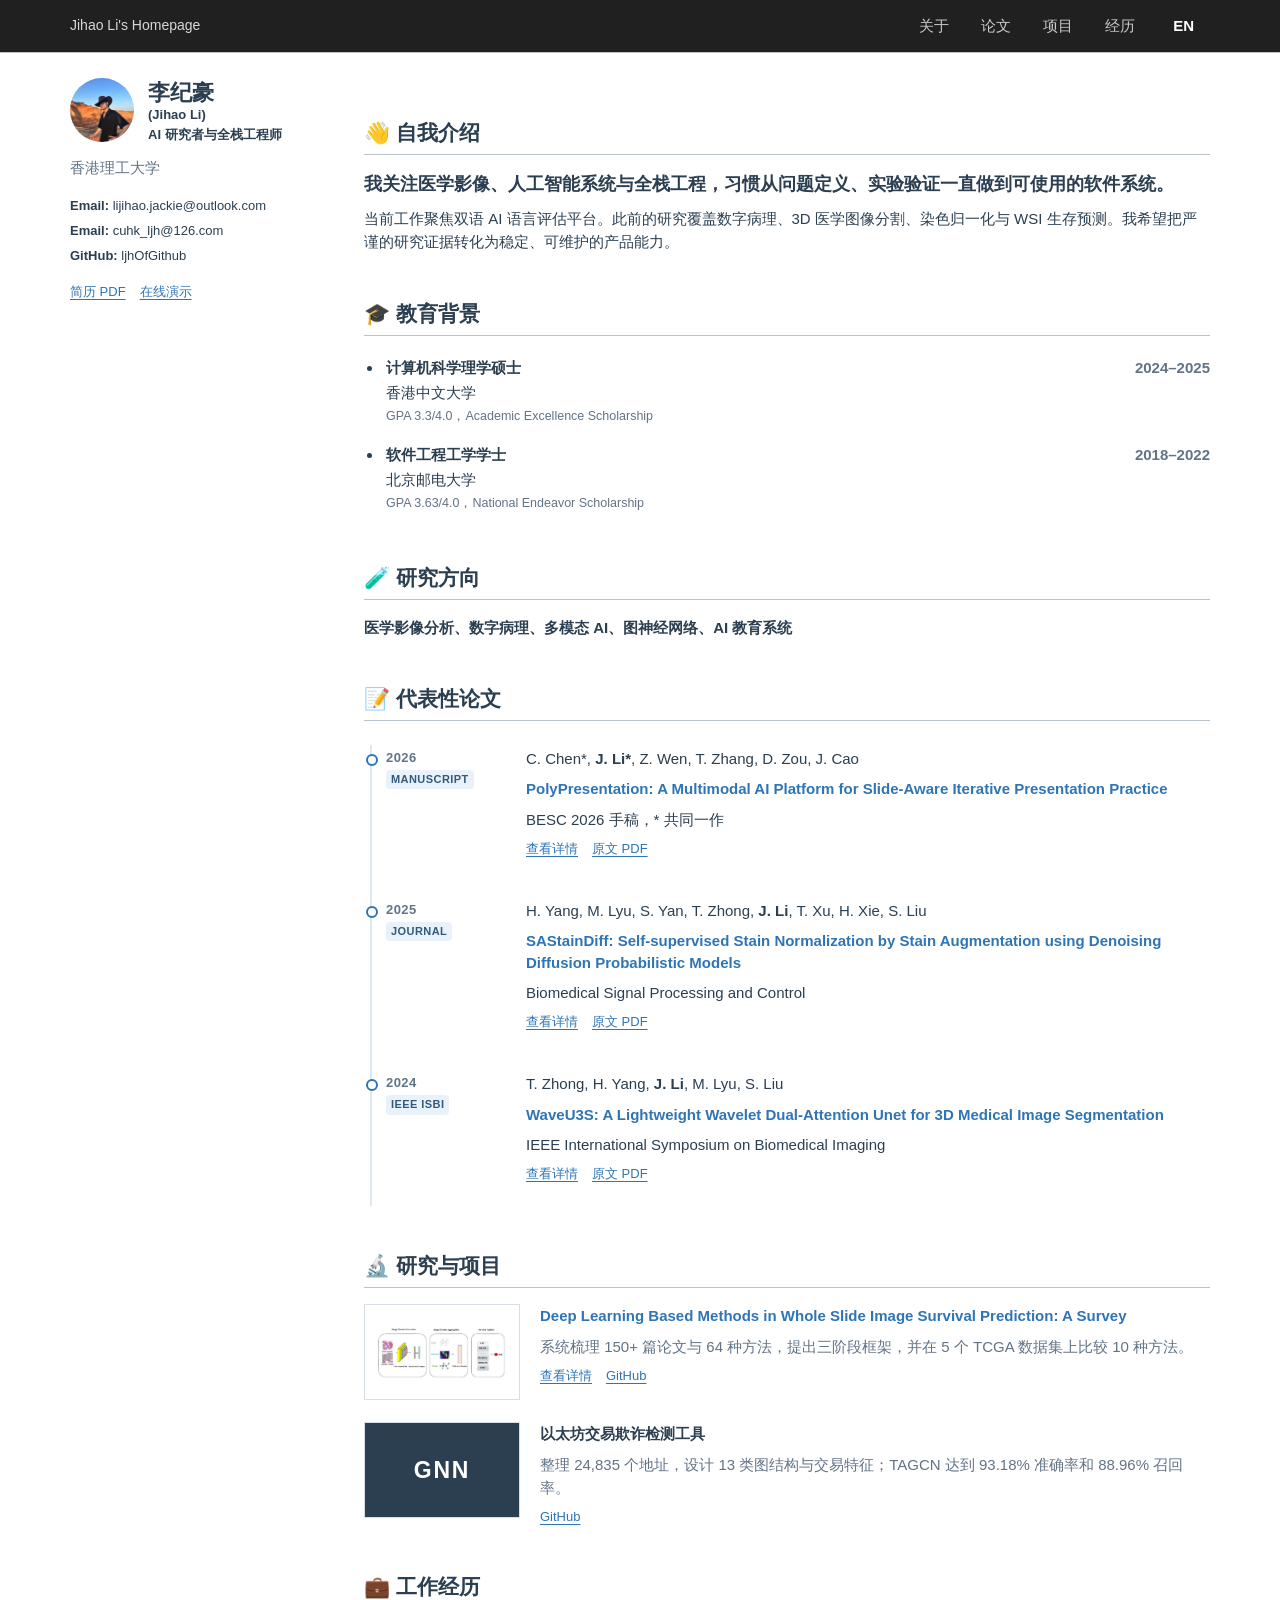
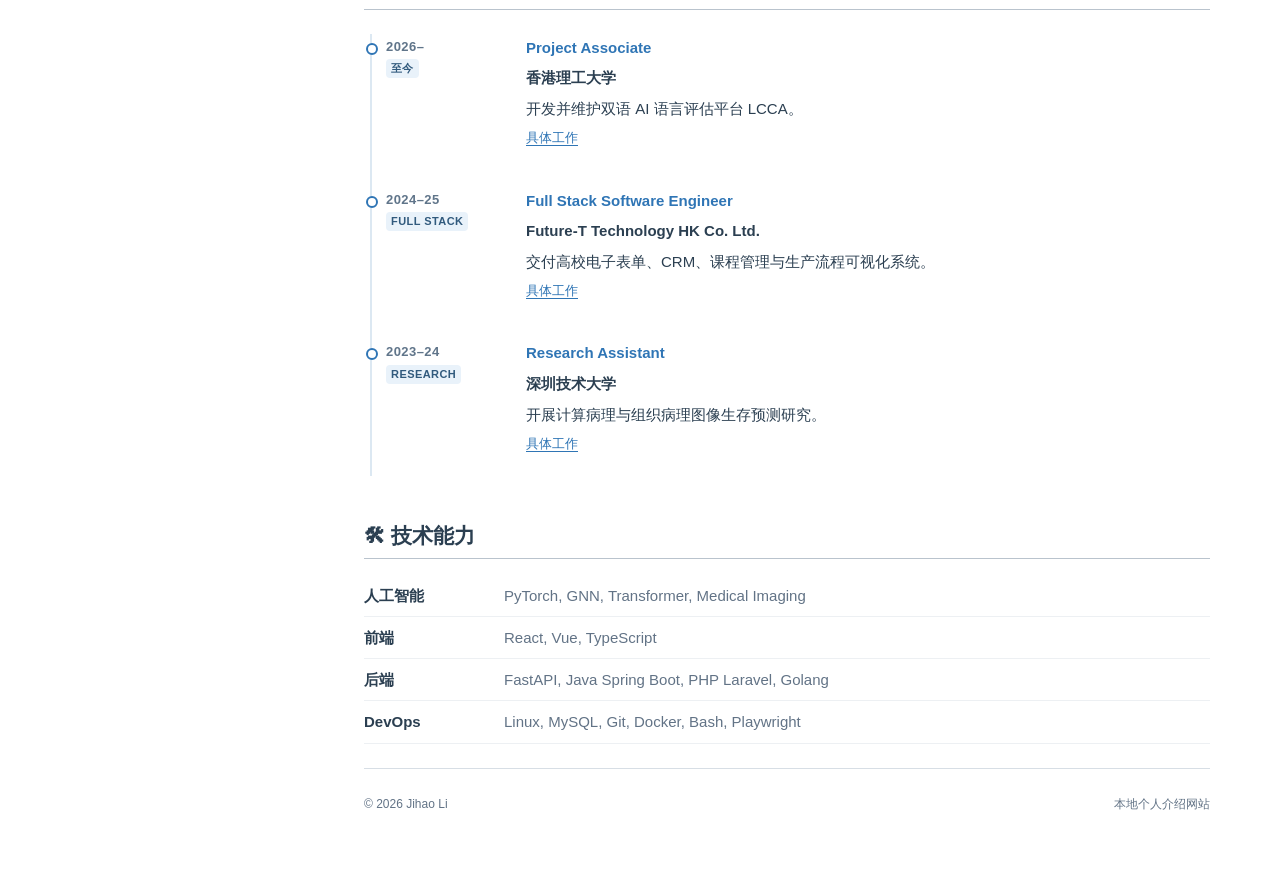
<file: index.html>
<!doctype html>
<html lang="zh-CN">
  <head>
    <meta charset="UTF-8" />
    <meta name="viewport" content="width=device-width, initial-scale=1.0" />
    <meta name="description" content="Jihao Li 的个人学术与工程主页" />
    <title>Jihao Li | Academic Homepage</title>
    <link rel="stylesheet" href="./styles.css?v=20261015-2" />
    <script src="./data.js?v=20261015-2" defer></script>
    <script src="./script.js?v=20261015-2" defer></script>
  </head>
  <body data-page="home">
    <a class="skip-link" href="#content" data-i18n="common.skip">跳到主要内容</a>
    <header class="topbar">
      <nav class="nav-shell" aria-label="Primary navigation">
        <a class="site-name" href="./index.html">Jihao Li's Homepage</a>
        <div class="nav-links">
          <a href="#about" data-i18n="nav.about">关于</a>
          <a href="#publications" data-i18n="nav.publications">论文</a>
          <a href="#projects" data-i18n="nav.projects">项目</a>
          <a href="#experience" data-i18n="nav.experience">经历</a>
          <button class="language-toggle" type="button" data-lang-toggle aria-label="Switch language">EN</button>
        </div>
      </nav>
    </header>
    <div class="page-shell">
      <aside class="profile-column" aria-label="Profile">
        <div class="portrait-research" aria-label="Portrait of Jihao Li">
          <img src="./assets/avatar.jpg" alt="Portrait of Jihao Li" />
        </div>
        <h1>李纪豪 <span>(Jihao Li)</span></h1>
        <p class="profile-role" data-i18n="profile.role">AI 研究者与全栈工程师</p>
        <p class="profile-affiliation" data-i18n="profile.affiliation">香港理工大学</p>
        <div class="profile-contact">
          <a href="mailto:lijihao.jackie@outlook.com"><strong>Email:</strong> lijihao.jackie@outlook.com</a>
          <a href="mailto:cuhk_ljh@126.com"><strong>Email:</strong> cuhk_ljh@126.com</a>
          <a href="https://github.com/ljhOfGithub" target="_blank" rel="noreferrer"><strong>GitHub:</strong> ljhOfGithub</a>
        </div>
        <div class="profile-downloads">
          <a href="./downloads/Jihao-Li-Resume.pdf" target="_blank" data-i18n="profile.resume">简历 PDF</a>
          <a href="./slides.html" data-i18n="profile.slides">在线演示</a>
        </div>
      </aside>
      <main class="content-column" id="content">
        <section id="about" class="content-section intro-section">
          <h2>👋 <span data-i18n="about.title">自我介绍</span></h2>
          <p class="intro-lead" data-i18n="about.lead">我关注医学影像、人工智能系统与全栈工程，习惯从问题定义、实验验证一直做到可使用的软件系统。</p>
          <p data-i18n="about.body">当前工作聚焦双语 AI 语言评估平台。此前的研究覆盖数字病理、3D 医学图像分割、染色归一化与 WSI 生存预测。我希望把严谨的研究证据转化为稳定、可维护的产品能力。</p>
        </section>
        <section class="content-section" id="education">
          <h2>🎓 <span data-i18n="education.title">教育背景</span></h2>
          <ul class="education-list">
            <li><strong data-i18n="education.cuhk.degree">计算机科学理学硕士</strong><span data-i18n="education.cuhk.school">香港中文大学</span><time>2024–2025</time><small data-i18n="education.cuhk.detail">GPA 3.3/4.0，Academic Excellence Scholarship</small></li>
            <li><strong data-i18n="education.bupt.degree">软件工程工学学士</strong><span data-i18n="education.bupt.school">北京邮电大学</span><time>2018–2022</time><small data-i18n="education.bupt.detail">GPA 3.63/4.0，National Endeavor Scholarship</small></li>
          </ul>
        </section>
        <section class="content-section" id="research-interests">
          <h2>🧪 <span data-i18n="interests.title">研究方向</span></h2>
          <p><strong data-i18n="interests.items">医学影像分析、数字病理、多模态 AI、图神经网络、AI 教育系统</strong></p>
        </section>
        <section class="content-section" id="publications">
          <h2>📝 <span data-i18n="publications.title">代表性论文</span></h2>
          <div class="academic-timeline">
            <article class="publication-item">
              <div class="publication-meta"><strong>2026</strong><span>Manuscript</span></div>
              <div><p class="authors">C. Chen*, <strong>J. Li*</strong>, Z. Wen, T. Zhang, D. Zou, J. Cao</p><h3><a href="./paper.html?id=polypresentation">PolyPresentation: A Multimodal AI Platform for Slide-Aware Iterative Presentation Practice</a></h3><p data-i18n="publications.polypresentation.venue">BESC 2026 手稿，* 共同一作</p><p class="entry-links"><a href="./paper.html?id=polypresentation" data-i18n="common.details">查看详情</a><a href="./papers/source/polypresentation.pdf" target="_blank" data-i18n="common.paper">原文 PDF</a></p></div>
            </article>
            <article class="publication-item">
              <div class="publication-meta"><strong>2025</strong><span>Journal</span></div>
              <div><p class="authors">H. Yang, M. Lyu, S. Yan, T. Zhong, <strong>J. Li</strong>, T. Xu, H. Xie, S. Liu</p><h3><a href="./paper.html?id=sastaindiff">SAStainDiff: Self-supervised Stain Normalization by Stain Augmentation using Denoising Diffusion Probabilistic Models</a></h3><p data-i18n="publications.sastaindiff.venue">Biomedical Signal Processing and Control</p><p class="entry-links"><a href="./paper.html?id=sastaindiff" data-i18n="common.details">查看详情</a><a href="./papers/source/sastaindiff.pdf" target="_blank" data-i18n="common.paper">原文 PDF</a></p></div>
            </article>
            <article class="publication-item">
              <div class="publication-meta"><strong>2024</strong><span>IEEE ISBI</span></div>
              <div><p class="authors">T. Zhong, H. Yang, <strong>J. Li</strong>, M. Lyu, S. Liu</p><h3><a href="./paper.html?id=waveu3s">WaveU3S: A Lightweight Wavelet Dual-Attention Unet for 3D Medical Image Segmentation</a></h3><p data-i18n="publications.waveu3s.venue">IEEE International Symposium on Biomedical Imaging</p><p class="entry-links"><a href="./paper.html?id=waveu3s" data-i18n="common.details">查看详情</a><a href="./papers/source/waveu3s.pdf" target="_blank" data-i18n="common.paper">原文 PDF</a></p></div>
            </article>
          </div>
        </section>
        <section class="content-section" id="projects">
          <h2>🔬 <span data-i18n="projects.title">研究与项目</span></h2>
          <div class="project-list">
            <article><img src="./assets/wsi-survival-framework.png" alt="WSI survival prediction framework" /><div><h3><a href="./paper.html?id=wsi-survival">Deep Learning Based Methods in Whole Slide Image Survival Prediction: A Survey</a></h3><p data-i18n="projects.wsi">系统梳理 150+ 篇论文与 64 种方法，提出三阶段框架，并在 5 个 TCGA 数据集上比较 10 种方法。</p><p class="entry-links"><a href="./paper.html?id=wsi-survival" data-i18n="common.details">查看详情</a><a href="https://github.com/ljhOfGithub/SurvivalPredictionResearch" target="_blank" rel="noreferrer">GitHub</a></p></div></article>
            <article><div class="project-mark" aria-hidden="true">GNN</div><div><h3 data-i18n="projects.fraud.title">以太坊交易欺诈检测工具</h3><p data-i18n="projects.fraud.body">整理 24,835 个地址，设计 13 类图结构与交易特征；TAGCN 达到 93.18% 准确率和 88.96% 召回率。</p><p class="entry-links"><a href="https://github.com/ljhOfGithub/BachelorGraduationDesign" target="_blank" rel="noreferrer">GitHub</a></p></div></article>
          </div>
        </section>
        <section class="content-section" id="experience">
          <h2>💼 <span data-i18n="experience.title">工作经历</span></h2>
          <div class="academic-timeline">
            <article class="work-item"><div class="publication-meta"><strong>2026–</strong><span data-i18n="experience.present">至今</span></div><div><h3><a href="./work.html?id=polyu">Project Associate</a></h3><p><strong data-i18n="experience.polyu.org">香港理工大学</strong></p><p data-i18n="experience.polyu.summary">开发并维护双语 AI 语言评估平台 LCCA。</p><p class="entry-links"><a href="./work.html?id=polyu" data-i18n="common.workDetails">具体工作</a></p></div></article>
            <article class="work-item"><div class="publication-meta"><strong>2024–25</strong><span>Full Stack</span></div><div><h3><a href="./work.html?id=future-t">Full Stack Software Engineer</a></h3><p><strong>Future-T Technology HK Co. Ltd.</strong></p><p data-i18n="experience.future.summary">交付高校电子表单、CRM、课程管理与生产流程可视化系统。</p><p class="entry-links"><a href="./work.html?id=future-t" data-i18n="common.workDetails">具体工作</a></p></div></article>
            <article class="work-item"><div class="publication-meta"><strong>2023–24</strong><span>Research</span></div><div><h3><a href="./work.html?id=sztu">Research Assistant</a></h3><p><strong data-i18n="experience.sztu.org">深圳技术大学</strong></p><p data-i18n="experience.sztu.summary">开展计算病理与组织病理图像生存预测研究。</p><p class="entry-links"><a href="./work.html?id=sztu" data-i18n="common.workDetails">具体工作</a></p></div></article>
          </div>
        </section>
        <section class="content-section" id="skills">
          <h2>🛠 <span data-i18n="skills.title">技术能力</span></h2>
          <dl class="skill-table">
            <div><dt data-i18n="skills.ai">人工智能</dt><dd>PyTorch, GNN, Transformer, Medical Imaging</dd></div>
            <div><dt data-i18n="skills.frontend">前端</dt><dd>React, Vue, TypeScript</dd></div>
            <div><dt data-i18n="skills.backend">后端</dt><dd>FastAPI, Java Spring Boot, PHP Laravel, Golang</dd></div>
            <div><dt>DevOps</dt><dd>Linux, MySQL, Git, Docker, Bash, Playwright</dd></div>
          </dl>
        </section>
        <footer><span>© 2026 Jihao Li</span><span data-i18n="footer.note">本地个人介绍网站</span></footer>
      </main>
    </div>
  </body>
</html>
</file>
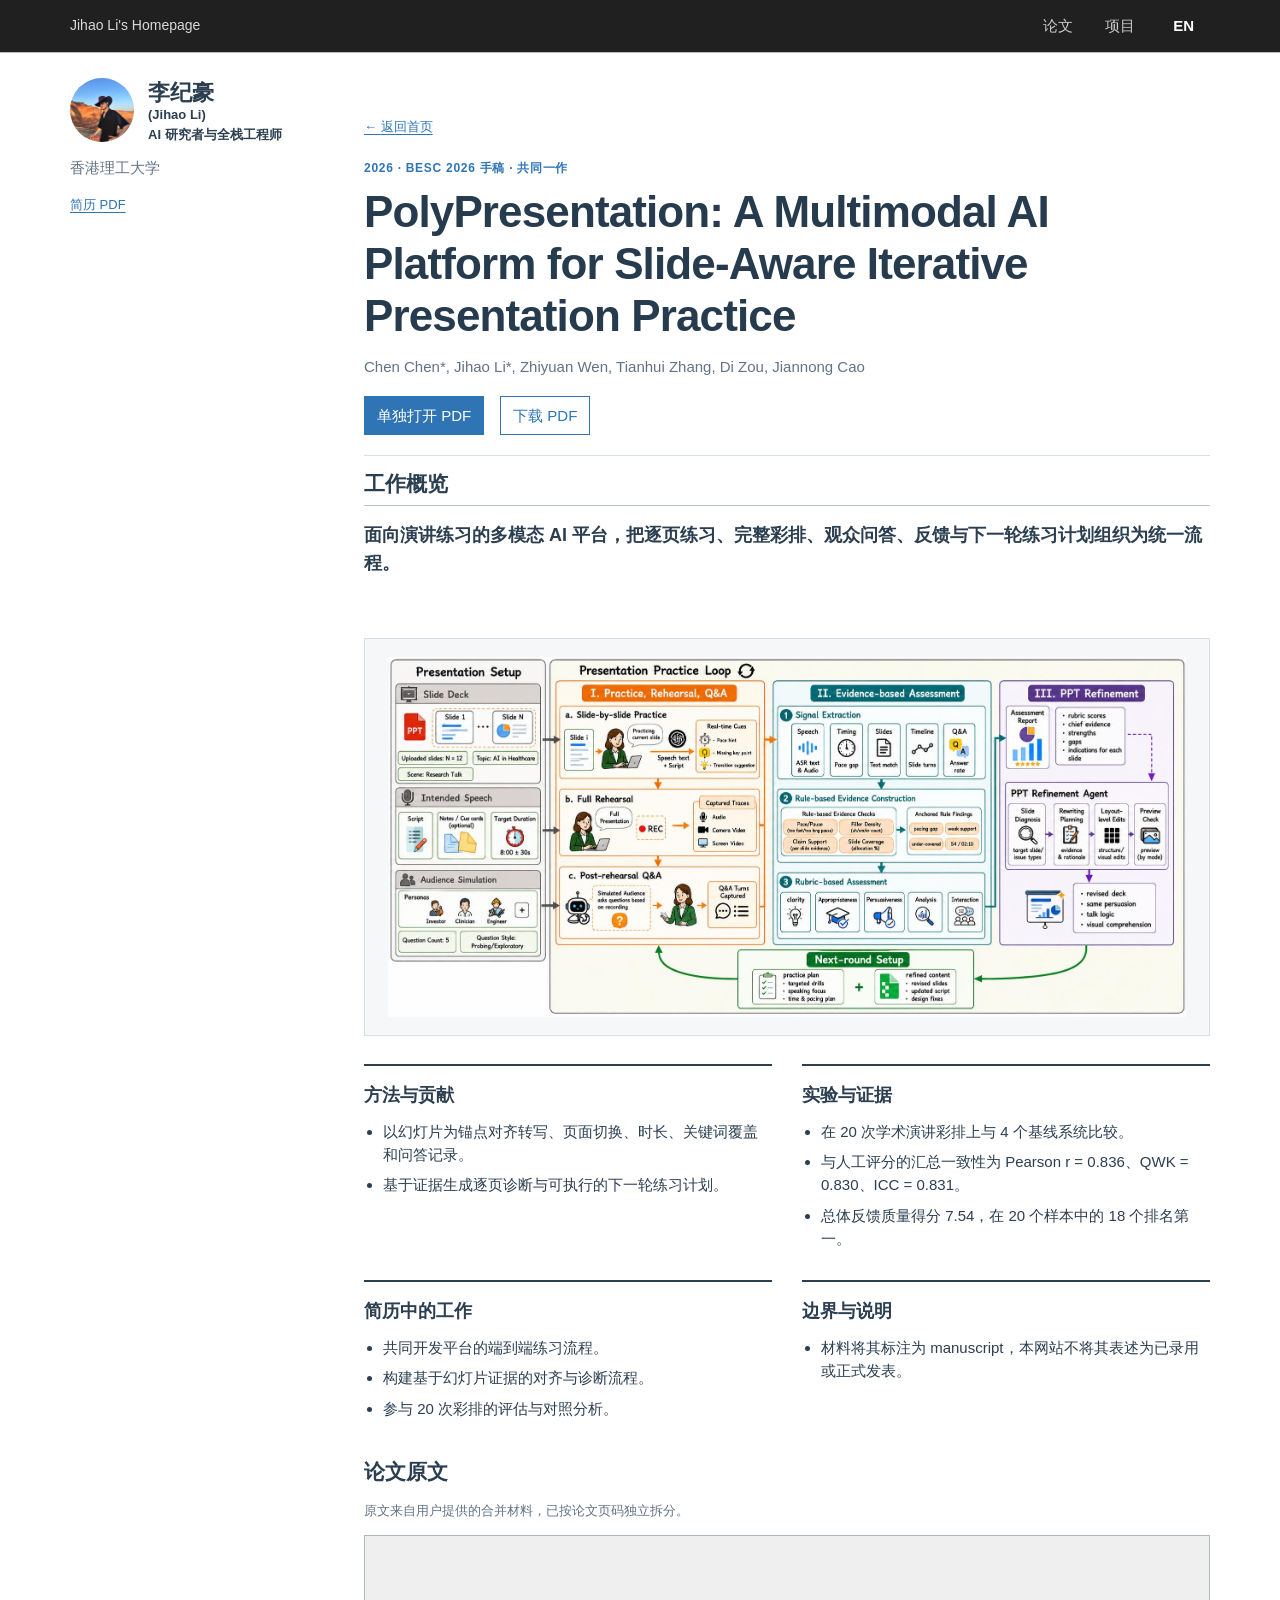
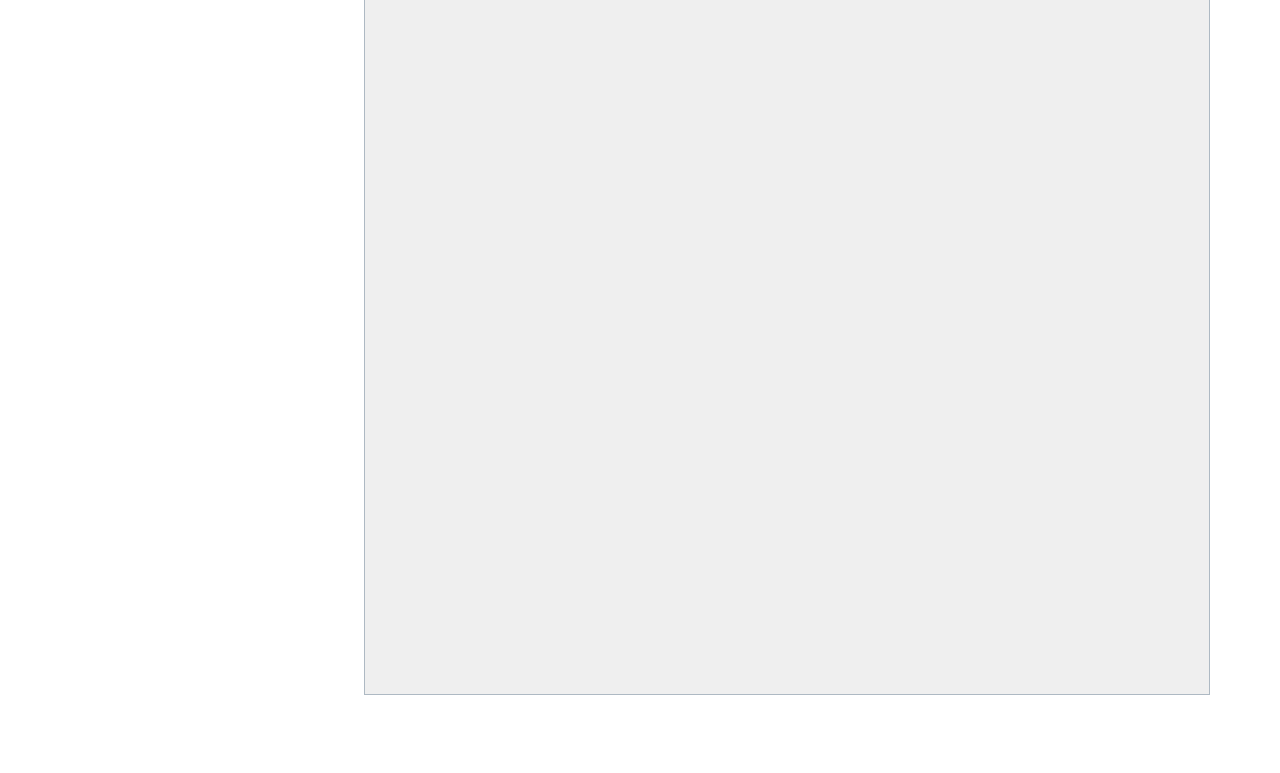
<file: paper.html>
<!doctype html><html lang="zh-CN"><head><meta charset="UTF-8"/><meta name="viewport" content="width=device-width,initial-scale=1.0"/><title>Paper | Jihao Li</title><link rel="stylesheet" href="./styles.css"/><script src="./data.js" defer></script><script src="./script.js" defer></script><script src="./details.js" defer></script></head><body data-page="paper"><header class="topbar"><nav class="nav-shell"><a class="site-name" href="./index.html">Jihao Li's Homepage</a><div class="nav-links"><a href="./index.html#publications" data-i18n="nav.publications">论文</a><a href="./index.html#projects" data-i18n="nav.projects">项目</a><button class="language-toggle" type="button" data-lang-toggle>EN</button></div></nav></header><div class="page-shell"><aside class="profile-column"><div class="portrait-research"><img src="./assets/avatar.jpg" alt="Portrait of Jihao Li"/></div><h1>李纪豪 <span>(Jihao Li)</span></h1><p class="profile-role" data-i18n="profile.role">AI 研究者与全栈工程师</p><p class="profile-affiliation" data-i18n="profile.affiliation">香港理工大学</p><div class="profile-downloads"><a href="./downloads/Jihao-Li-Resume.pdf" target="_blank" data-i18n="profile.resume">简历 PDF</a></div></aside><main class="content-column" id="content"><header class="detail-header"><a class="back-link" href="./index.html#publications">← <span data-i18n="common.back">返回首页</span></a><p class="detail-kicker" data-detail-status></p><h1 data-detail-title></h1><p class="detail-meta" data-detail-authors></p><div class="detail-actions"><a data-detail-pdf target="_blank" data-i18n="common.openPdf">单独打开 PDF</a><a data-detail-pdf download data-i18n="common.downloadPdf">下载 PDF</a></div></header><section class="content-section"><h2 data-i18n="detail.overview">工作概览</h2><p class="intro-lead" data-detail-overview></p></section><figure class="detail-visual"><img data-detail-image alt="Research figure"/></figure><div class="detail-grid"><section class="detail-block"><h2 data-i18n="detail.contribution">方法与贡献</h2><ul data-detail-list="contribution"></ul></section><section class="detail-block"><h2 data-i18n="detail.evidence">实验与证据</h2><ul data-detail-list="evidence"></ul></section><section class="detail-block"><h2 data-i18n="detail.role">简历中的工作</h2><ul data-detail-list="role"></ul></section><section class="detail-block"><h2 data-i18n="detail.limits">边界与说明</h2><ul data-detail-list="limits"></ul></section></div><section class="pdf-section"><h2 data-i18n="common.original">论文原文</h2><p class="source-note" data-i18n="common.sourceNote">原文来自用户提供的合并材料，已按论文页码独立拆分。</p><iframe class="pdf-frame" data-detail-pdf-frame title="Original paper PDF"></iframe></section></main></div></body></html>
</file>
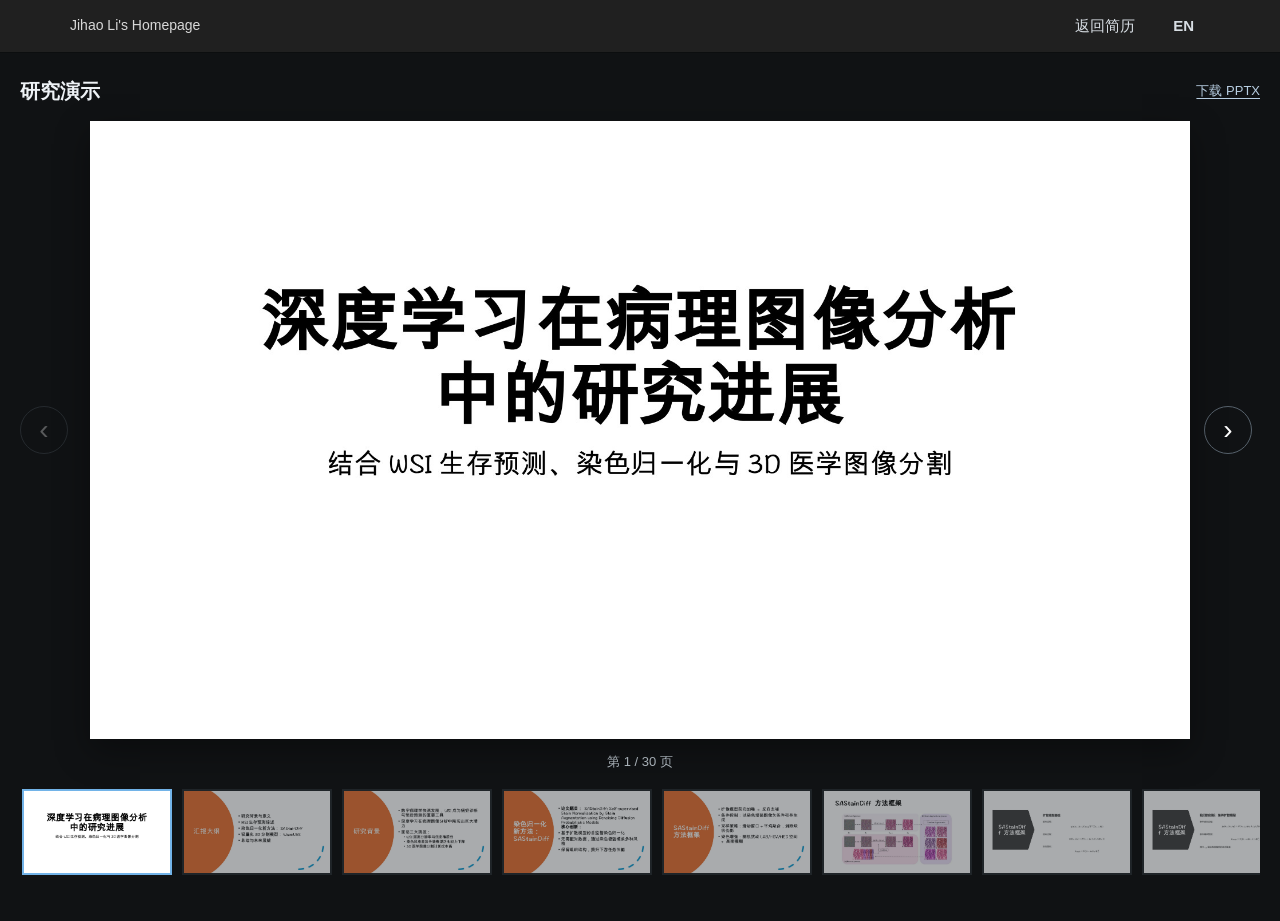
<file: slides.html>
<!doctype html>
<html lang="zh-CN">
  <head>
    <meta charset="UTF-8" />
    <meta name="viewport" content="width=device-width, initial-scale=1.0" />
    <meta name="description" content="Jihao Li 的研究演示文稿" />
    <title>研究演示 | Jihao Li</title>
    <link rel="stylesheet" href="./styles.css?v=20261015-2" />
    <script src="./data.js?v=20261015-2" defer></script>
    <script src="./script.js?v=20261015-2" defer></script>
    <script src="./slides.js?v=20261015-2" defer></script>
  </head>
  <body class="slides-body" data-page="slides">
    <a class="skip-link" href="#slides" data-i18n="common.skip">跳到主要内容</a>
    <header class="topbar">
      <nav class="nav-shell" aria-label="Primary navigation">
        <a class="site-name" href="./index.html">Jihao Li's Homepage</a>
        <div class="slides-nav-links">
          <a href="./index.html" data-i18n="slides.back">返回简历</a>
          <button class="language-toggle" type="button" data-lang-toggle aria-label="Switch language">EN</button>
        </div>
      </nav>
    </header>
    <main class="slide-page" id="slides">
      <div class="slide-heading">
        <h1 data-i18n="slides.title">研究演示</h1>
        <a class="slide-download" href="./downloads/Jihao-Li-Research-Presentation.pptx" download data-i18n="slides.download">下载 PPTX</a>
      </div>
      <div class="slide-stage">
        <button class="slide-nav-button" type="button" data-slide-previous aria-label="上一页">‹</button>
        <div class="slide-frame">
          <img src="./assets/slides/slide-01.jpg" alt="第 1 页" data-slide-image />
        </div>
        <button class="slide-nav-button" type="button" data-slide-next aria-label="下一页">›</button>
      </div>
      <p class="slide-status" data-slide-status aria-live="polite">第 1 / 30 页</p>
      <div class="slide-thumbnails" data-slide-thumbnails aria-label="幻灯片缩略图"></div>
    </main>
  </body>
</html>
</file>
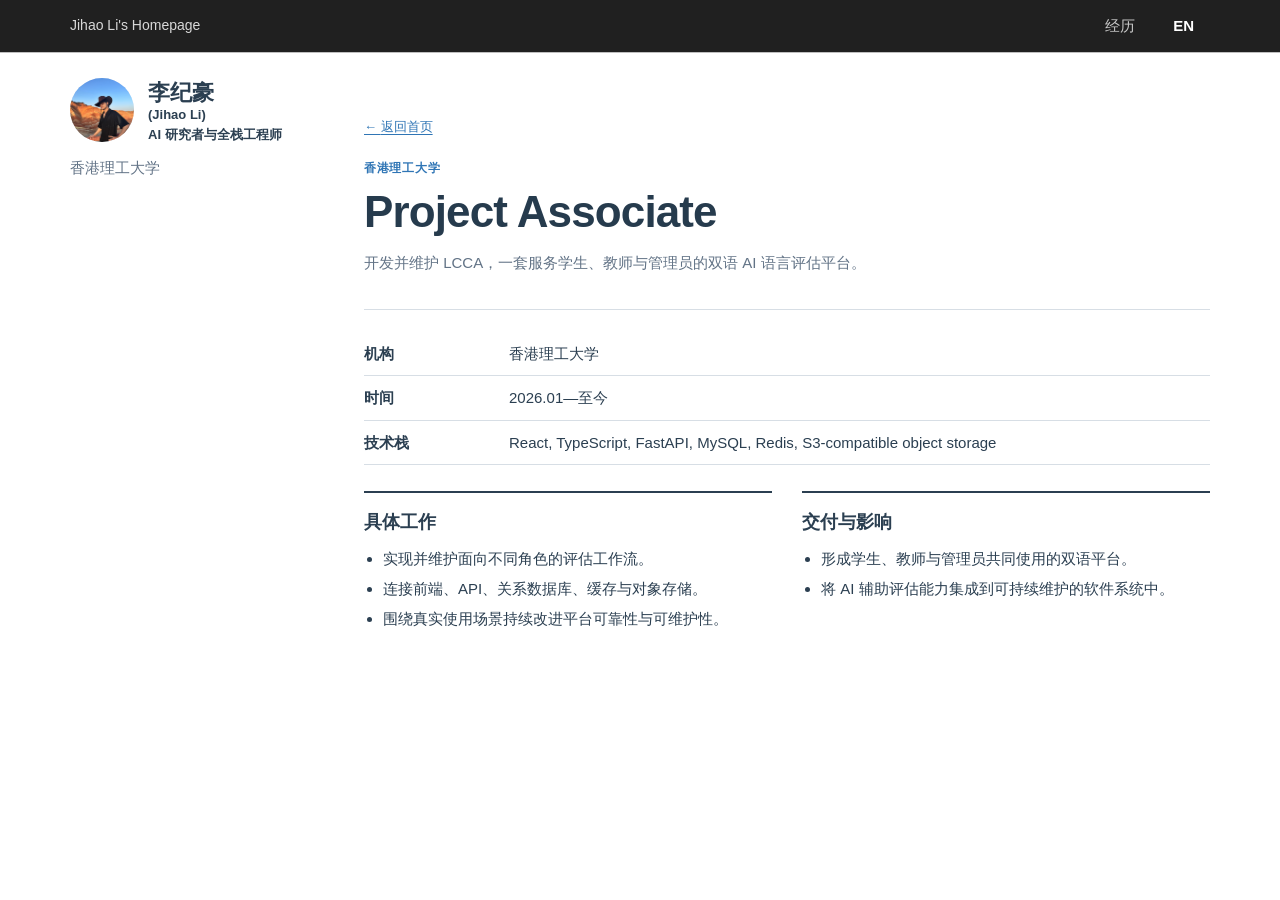
<file: work.html>
<!doctype html><html lang="zh-CN"><head><meta charset="UTF-8"/><meta name="viewport" content="width=device-width,initial-scale=1.0"/><title>Work | Jihao Li</title><link rel="stylesheet" href="./styles.css"/><script src="./data.js" defer></script><script src="./script.js" defer></script><script src="./details.js" defer></script></head><body data-page="work"><header class="topbar"><nav class="nav-shell"><a class="site-name" href="./index.html">Jihao Li's Homepage</a><div class="nav-links"><a href="./index.html#experience" data-i18n="nav.experience">经历</a><button class="language-toggle" type="button" data-lang-toggle>EN</button></div></nav></header><div class="page-shell"><aside class="profile-column"><div class="portrait-research"><img src="./assets/avatar.jpg" alt="Portrait of Jihao Li"/></div><h1>李纪豪 <span>(Jihao Li)</span></h1><p class="profile-role" data-i18n="profile.role">AI 研究者与全栈工程师</p><p class="profile-affiliation" data-i18n="profile.affiliation">香港理工大学</p></aside><main class="content-column" id="content"><header class="detail-header"><a class="back-link" href="./index.html#experience">← <span data-i18n="common.back">返回首页</span></a><p class="detail-kicker" data-detail-status></p><h1 data-detail-title></h1><p class="detail-meta" data-detail-overview></p></header><dl class="work-facts"><div><dt data-i18n="detail.organization">机构</dt><dd data-work-organization></dd></div><div><dt data-i18n="detail.period">时间</dt><dd data-work-period></dd></div><div><dt data-i18n="detail.stack">技术栈</dt><dd data-work-stack></dd></div></dl><div class="detail-grid"><section class="detail-block"><h2 data-i18n="detail.responsibilities">具体工作</h2><ul data-detail-list="responsibilities"></ul></section><section class="detail-block"><h2 data-i18n="detail.outcomes">交付与影响</h2><ul data-detail-list="outcomes"></ul></section></div></main></div></body></html>
</file>
<file: styles.css>
:root { --nav:#202020; --ink:#2b3f51; --muted:#627386; --blue:#2f75b5; --blue-soft:#e9f2fa; --line:#d7dee5; --paper:#fff; --soft:#f5f7f9; --page:min(1140px,calc(100vw - 40px)); --sans:"Avenir Next","Helvetica Neue","PingFang SC",Arial,sans-serif; }
*{box-sizing:border-box} html{scroll-behavior:smooth} body{margin:0;color:var(--ink);background:var(--paper);font-family:var(--sans);font-size:15px;line-height:1.55;-webkit-font-smoothing:antialiased} a{color:var(--blue);text-underline-offset:3px} a:hover{color:#1d4f7d} img{display:block;max-width:100%} button{font:inherit}:focus-visible{outline:3px solid #72b3e8;outline-offset:3px}
.skip-link{position:fixed;z-index:100;left:12px;top:8px;padding:8px 12px;color:white;background:var(--nav);transform:translateY(-150%)}.skip-link:focus{transform:translateY(0)}
.topbar{position:sticky;z-index:20;top:0;color:#eee;background:var(--nav);box-shadow:0 1px 0 rgba(0,0,0,.25)}.nav-shell{width:var(--page);min-height:52px;margin:0 auto;display:flex;align-items:center;justify-content:space-between;gap:28px}.site-name{color:#d8d8d8;text-decoration:none;font-size:14px}.nav-links{display:flex;align-items:stretch;min-height:52px}.nav-links a,.language-toggle{display:inline-flex;align-items:center;padding:0 16px;border:0;color:#c9c9c9;background:transparent;text-decoration:none;cursor:pointer}.nav-links a:hover,.language-toggle:hover{color:#fff;background:#101010}.language-toggle{margin-left:6px;color:#fff;font-weight:700}
.page-shell{width:var(--page);margin:0 auto;display:grid;grid-template-columns:264px minmax(0,1fr);gap:30px;padding:26px 0 72px}.profile-column{position:sticky;top:78px;align-self:start;display:grid;grid-template-columns:64px minmax(0,1fr);column-gap:14px}.portrait-research{position:relative;grid-row:1/span 2;width:64px;height:64px;overflow:hidden;border-radius:50%;background:#e8edf2}.portrait-research img{display:block;width:100%;height:100%;object-fit:cover;object-position:58% 34%}.profile-column h1{grid-column:2;margin:2px 0 3px;font-size:22px;line-height:1.15}.profile-column h1 span{display:block;margin-top:3px;font-size:13px;font-weight:600}.profile-role,.profile-affiliation{margin:0}.profile-role{grid-column:2;font-size:13px;font-weight:600;line-height:1.35}.profile-affiliation,.profile-contact,.profile-downloads{grid-column:1/-1}.profile-affiliation{margin-top:12px;color:var(--muted)}.profile-contact{display:grid;gap:5px;margin-top:17px}.profile-contact a{color:var(--ink);text-decoration:none;font-size:13px;overflow-wrap:anywhere}.profile-contact a:hover{color:var(--blue)}.profile-downloads{display:flex;flex-wrap:wrap;gap:10px 14px;margin-top:16px}.profile-downloads a{font-size:13px}
.content-column{min-width:0}.content-section{padding:15px 0 24px;scroll-margin-top:68px}.content-section h2{margin:0 0 16px;padding-bottom:9px;border-bottom:1px solid #b9c3cd;font-size:21px;line-height:1.2}.content-section p{margin:8px 0}.intro-section{padding-top:42px}.intro-lead{font-size:18px;font-weight:650}.education-list{margin:0;padding-left:19px}.education-list li{position:relative;padding:4px 110px 12px 3px}.education-list strong,.education-list span,.education-list small{display:block}.education-list span{margin-top:2px}.education-list small{margin-top:3px;color:var(--muted)}.education-list time{position:absolute;right:0;top:4px;color:var(--muted);font-weight:700}
.academic-timeline{position:relative;margin-left:2px}.academic-timeline:before{content:"";position:absolute;left:4px;top:8px;bottom:8px;width:2px;background:#dce8f2}.publication-item,.work-item{position:relative;display:grid;grid-template-columns:120px minmax(0,1fr);gap:20px;padding:10px 0 22px 20px}.publication-item:before,.work-item:before{content:"";position:absolute;left:0;top:17px;width:8px;height:8px;border:2px solid var(--blue);border-radius:50%;background:#fff}.publication-meta{display:flex;flex-direction:column;gap:2px;padding-top:1px;color:var(--muted);font-size:11px;letter-spacing:.04em;text-transform:uppercase}.publication-meta strong{color:#60758a;font-size:13px}.publication-meta span{width:max-content;padding:1px 5px;border-radius:4px;color:#315a7d;background:var(--blue-soft);font-weight:700}.publication-item h3,.work-item h3,.project-list h3{margin:1px 0 3px;font-size:15px;line-height:1.42}.publication-item h3 a,.work-item h3 a,.project-list h3 a{text-decoration:none}.authors{margin-top:0!important}.entry-links{display:flex;flex-wrap:wrap;gap:5px 14px;margin-top:4px!important}.entry-links a{font-size:13px}
.project-list{display:grid;gap:22px}.project-list article{display:grid;grid-template-columns:156px minmax(0,1fr);gap:20px;align-items:start}.project-list img,.project-mark{width:156px;height:96px;object-fit:contain;padding:8px;border:1px solid var(--line);background:#fff}.project-mark{display:grid;place-items:center;color:#fff;background:var(--ink);font-size:23px;font-weight:800;letter-spacing:.08em}.project-list p{color:var(--muted)}.skill-table{margin:0}.skill-table div{display:grid;grid-template-columns:140px 1fr;padding:9px 0;border-bottom:1px solid #edf0f3}.skill-table dt{font-weight:700}.skill-table dd{margin:0;color:var(--muted)}footer{display:flex;justify-content:space-between;padding-top:26px;border-top:1px solid var(--line);color:var(--muted);font-size:12px}
.detail-header{padding:36px 0 20px;border-bottom:1px solid var(--line)}.back-link{font-size:13px}.detail-kicker{margin:22px 0 8px;color:var(--blue);font-size:12px;font-weight:800;letter-spacing:.06em;text-transform:uppercase}.detail-header h1{margin:0;color:#263b4d;font-size:clamp(28px,4.2vw,44px);line-height:1.18;letter-spacing:-.02em}.detail-meta{margin-top:13px;color:var(--muted)}.detail-actions{display:flex;flex-wrap:wrap;gap:10px 16px;margin-top:18px}.detail-actions a{padding:7px 12px;border:1px solid var(--blue);text-decoration:none}.detail-actions a:first-child{color:#fff;background:var(--blue)}.detail-grid{display:grid;grid-template-columns:1fr 1fr;gap:30px;margin-top:26px}.detail-block{padding-top:16px;border-top:2px solid var(--ink)}.detail-block h2{margin:0 0 10px;font-size:18px}.detail-block ul{margin:0;padding-left:19px}.detail-block li+li{margin-top:7px}.detail-visual{margin:28px 0;padding:18px;border:1px solid var(--line);background:var(--soft)}.detail-visual img{width:100%;max-height:360px;object-fit:contain}.pdf-section{margin-top:36px}.pdf-section h2{margin-bottom:12px;font-size:21px}.pdf-frame{width:100%;height:760px;border:1px solid #aeb9c3;background:#efefef}.source-note{color:var(--muted);font-size:13px}.work-facts{display:grid;gap:0;margin-top:22px}.work-facts div{display:grid;grid-template-columns:145px 1fr;padding:10px 0;border-bottom:1px solid var(--line)}.work-facts dt{font-weight:700}.work-facts dd{margin:0}
.slides-body{min-height:100vh;color:#eef2f6;background:#101214}.slides-body .topbar{position:relative}.slides-nav-links{display:flex;align-items:stretch;min-height:52px}.slides-nav-links a,.slides-nav-links button{display:inline-flex;align-items:center;padding:0 16px;border:0;color:#d7dde3;background:transparent;text-decoration:none;cursor:pointer}.slides-nav-links a:hover,.slides-nav-links button:hover{color:#fff;background:#101010}.slide-page{width:min(1440px,calc(100vw - 40px));margin:0 auto;padding:24px 0 34px}.slide-heading{display:flex;align-items:center;justify-content:space-between;gap:20px;margin-bottom:14px}.slide-heading h1{margin:0;font-size:20px}.slide-download{color:#b8cee2;font-size:13px}.slide-stage{position:relative;display:grid;grid-template-columns:56px minmax(0,1fr) 56px;align-items:center;gap:14px}.slide-frame{position:relative;overflow:hidden;background:#000;box-shadow:0 12px 32px rgba(0,0,0,.35)}.slide-frame:before{content:"";display:block;padding-top:56.22%}.slide-frame img{position:absolute;inset:0;width:100%;height:100%;object-fit:contain}.slide-nav-button{display:grid;place-items:center;width:48px;height:48px;border:1px solid #56616b;border-radius:50%;color:#fff;background:transparent;font-size:28px;line-height:1;cursor:pointer}.slide-nav-button:hover{border-color:#fff;background:#23282d}.slide-nav-button:disabled{opacity:.3;cursor:not-allowed}.slide-status{margin:13px 0 12px;text-align:center;color:#b7c0c8;font-size:13px}.slide-thumbnails{display:flex;gap:10px;overflow-x:auto;padding:4px 2px 12px;scrollbar-color:#606b75 #20252a}.slide-thumbnail{flex:0 0 150px;padding:0;border:2px solid transparent;background:#1f2428;cursor:pointer}.slide-thumbnail img{width:100%;aspect-ratio:16/9;object-fit:cover;opacity:.62}.slide-thumbnail[aria-current="true"]{border-color:#72b3e8}.slide-thumbnail[aria-current="true"] img,.slide-thumbnail:hover img{opacity:1}
@media(max-width:780px){:root{--page:min(100% - 30px,680px)}.nav-shell{align-items:stretch}.site-name{display:flex;align-items:center}.nav-links a{display:none}.page-shell{grid-template-columns:1fr;gap:12px}.profile-column{position:static;grid-template-columns:64px minmax(0,1fr);column-gap:14px}.profile-contact{margin-top:8px}.profile-downloads{margin-top:8px}.intro-section{padding-top:24px}.publication-item,.work-item{grid-template-columns:1fr;gap:5px}.publication-meta{flex-direction:row;align-items:center;gap:8px}.project-list article{grid-template-columns:110px minmax(0,1fr)}.project-list img,.project-mark{width:110px;height:82px}.detail-grid{grid-template-columns:1fr;gap:20px}.pdf-frame{height:600px}.slide-page{width:min(100% - 24px,720px);padding-top:16px}.slide-stage{grid-template-columns:1fr;gap:10px}.slide-nav-button{position:absolute;z-index:2;width:42px;height:42px;background:rgba(16,18,20,.8)}.slide-nav-button[data-slide-previous]{left:20px}.slide-nav-button[data-slide-next]{right:20px}.slide-thumbnail{flex-basis:116px}}
@media(max-width:520px){.site-name{font-size:12px}.language-toggle{padding:0 11px}.profile-column{grid-template-columns:56px minmax(0,1fr);column-gap:12px}.portrait-research{width:56px;height:56px}.profile-column h1{font-size:20px}.education-list li{padding-right:0}.education-list time{position:static;display:block;margin-top:3px}.project-list article{grid-template-columns:1fr}.project-list img,.project-mark{width:100%;height:150px}.skill-table div,.work-facts div{grid-template-columns:1fr;gap:3px}footer{flex-direction:column;gap:4px}.pdf-frame{height:480px}.slides-nav-links a{display:none}.slide-page{width:100%;padding:12px 0 22px}.slide-heading{padding:0 12px}.slide-heading h1{font-size:17px}.slide-download{font-size:12px}.slide-status{margin:10px 0}.slide-thumbnails{padding-left:12px;padding-right:12px}.slide-thumbnail{flex-basis:104px}.slide-nav-button[data-slide-previous]{left:10px}.slide-nav-button[data-slide-next]{right:10px}}
@media(prefers-reduced-motion:reduce){html{scroll-behavior:auto}}
</file>
